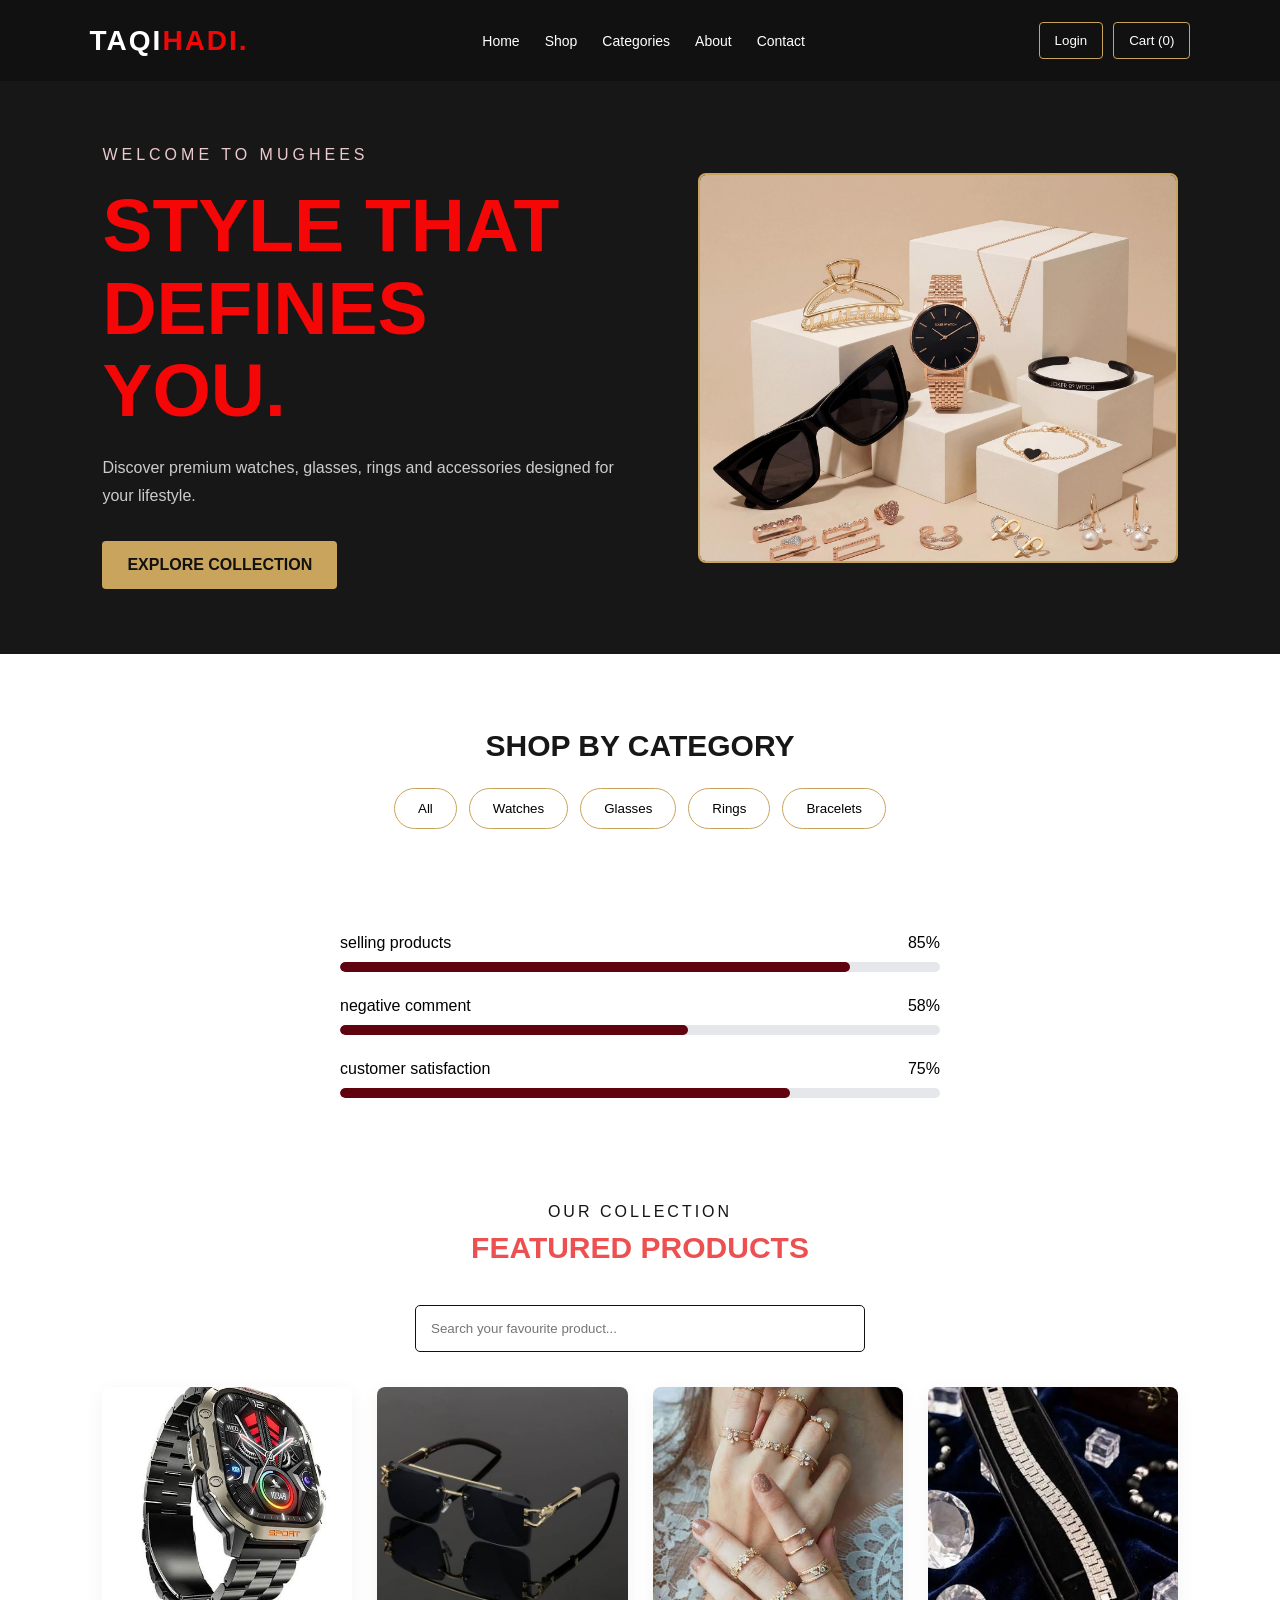
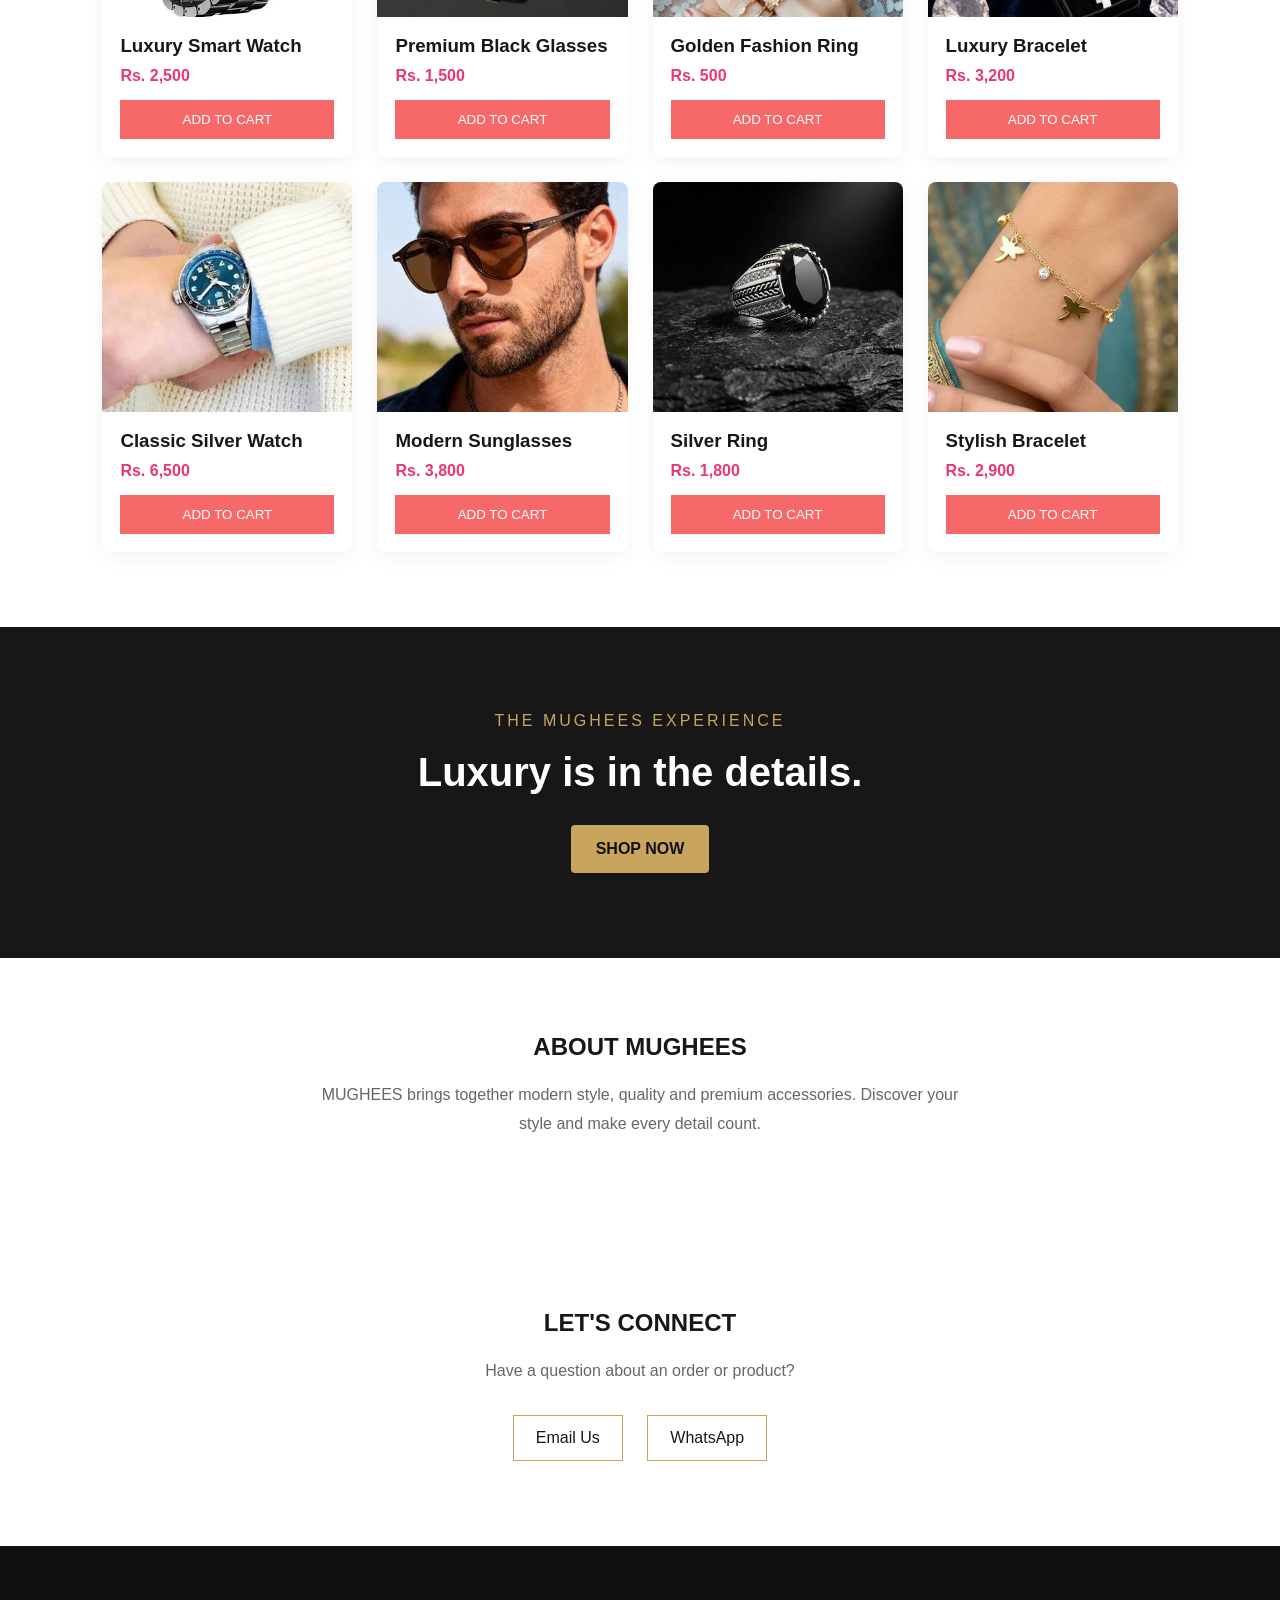
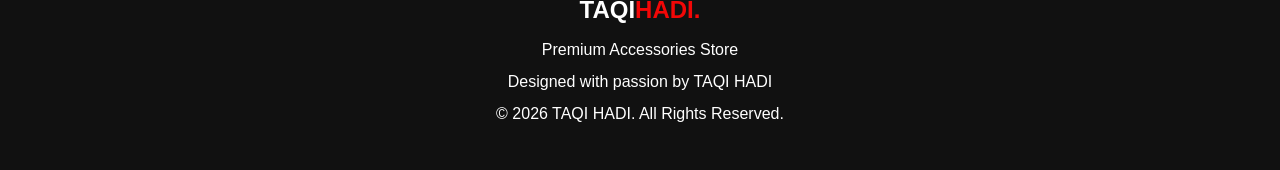
<file: index.html>
<!DOCTYPE html>
<html lang="en">

<head>
    <meta charset="UTF-8">
    <meta name="viewport" content="width=device-width, initial-scale=1.0">
    <title>TAQI | Premium Accessories</title>
    <link rel="stylesheet" href="style.css">
</head>

<body>

    <header class="header">
        <a href="#" class="logo">TAQI<span>HADI.</span></a>

        <nav>
            <a href="#home">Home</a>
            <a href="#products">Shop</a>
            <a href="#categories">Categories</a>
            <a href="#about">About</a>
            <a href="#contact">Contact</a>
        </nav>

        <div class="header-actions">
            <button onclick="showLogin()">Login</button>
            <button class="cart-button" onclick="openCart()">
                Cart (<span id="cart-count">0</span>)
            </button>
        </div>
    </header>

    <section class="hero" id="home">
        <div class="hero-content">
            <p class="small-heading">WELCOME TO MUGHEES</p>
            <h1>STYLE THAT<br>DEFINES YOU.</h1>
            <p>
                Discover premium watches, glasses, rings
                and accessories designed for your lifestyle.
            </p>
            <a href="#products" class="main-button">EXPLORE COLLECTION</a>
        </div>

        <div class="hero-image">
            <img src="./pTB2s8n0PFC4StN01kF7awt-5y3nqHCXtdVx7V0xaRR63aEkDdTfu_SEaO-NNpFxCXSfWsK5spO5fn7YqlWtUAj9L7xAE9rYpxBpYoVnKQKNBNhMrQz7DFIRTfZzgfDCX4u3CgyrXdnsfEALOe4SA9qyRYaSHPWgo2DB1NmiUWOToqHwAsJ6ydzaDVBoJIk4.jpg"
                alt="MUGHEES Accessories">
        </div>
    </section>

    <section class="categories" id="categories">
        <h2>SHOP BY CATEGORY</h2>

        <div class="category-list">
            <button onclick="filterProducts('All')">All</button>
            <button onclick="filterProducts('Watches')">Watches</button>
            <button onclick="filterProducts('Glasses')">Glasses</button>
            <button onclick="filterProducts('Rings')">Rings</button>
            <button onclick="filterProducts('Bracelets')">Bracelets</button>
        </div>
    </section>

    <section class="about-section">
        <div class="skill">
            <div class="skill-info">
                <span>selling products</span>
                <span>85%</span>
            </div>
            <div class="progress-bar">
                <div class="progress-fill" style="width: 85%;"></div>
            </div>
        </div>

        <div class="skill">
            <div class="skill-info">
                <span>negative comment</span>
                <span>58%</span>
            </div>
            <div class="progress-bar">
                <div class="progress-fill" style="width: 58%;"></div>
            </div>
        </div>

        <div class="skill">
            <div class="skill-info">
                <span>customer satisfaction</span>
                <span>75%</span>
            </div>
            <div class="progress-bar">
                <div class="progress-fill" style="width: 75%;"></div>
            </div>
        </div>

    </section>
    <section class="products-section" id="products">
        <div class="section-heading">
            <p>OUR COLLECTION</p>
            <h2>FEATURED PRODUCTS</h2>
        </div>

        <input type="search" id="search" placeholder="Search your favourite product...">

        <div class="product-grid" id="product-list"></div>
    </section>

    <section class="offer">
        <p>THE MUGHEES EXPERIENCE</p>
        <h2>Luxury is in the details.</h2>
        <a href="#products" class="main-button">SHOP NOW</a>
    </section>

    <section class="about" id="about">
        <h2>ABOUT MUGHEES</h2>
        <p>
            MUGHEES brings together modern style, quality
            and premium accessories. Discover your style
            and make every detail count.
        </p>
    </section>

    <section class="contact" id="contact">
        <h2>LET'S CONNECT</h2>
        <p>Have a question about an order or product?</p>
        <a href="mailto:tutataqi@gmail.com">Email Us</a>
        <a href="https://wa.me/923181006089" target="_blank">
            WhatsApp
        </a>
    </section>

    <footer>
        <h2>TAQI<span>HADI.</span></h2>
        <p>Premium Accessories Store</p>
        <p>Designed with passion by TAQI HADI</p>
        <p>© 2026 TAQI HADI. All Rights Reserved.</p>
    </footer>

    <!-- CART -->
    <div class="overlay" id="cart-overlay">
        <div class="popup">
            <button class="close" onclick="closeCart()">×</button>
            <h2>Your Shopping Cart</h2>
            <div id="cart-items"></div>
            <h3>Total: Rs. <span id="cart-total">0</span></h3>
            <button class="main-button" onclick="goCheckout()">
                CONTINUE TO CHECKOUT
            </button>
        </div>
    </div>

    <!-- CHECKOUT -->
    <div class="overlay" id="checkout-overlay">
        <div class="popup">
            <button class="close" onclick="closeCheckout()">×</button>
            <h2>Checkout</h2>

            <form id="checkout-form">
                <input name="name" placeholder="Full Name" required>
                <input name="email" type="email" placeholder="Email Address" required>
                <input name="phone" placeholder="Phone Number" required>
                <input name="city" placeholder="City" required>
                <textarea name="address" placeholder="Complete Shipping Address" required></textarea>

                <select name="payment" required>
                    <option value="">Select Payment Method</option>
                    <option>Cash on Delivery</option>
                    <option>JazzCash</option>
                    <option>Easypaisa</option>
                    <option>Bank Transfer</option>
                </select>

                <div id="checkout-summary"></div>
                <button class="main-button" type="submit">
                    PLACE ORDER
                </button>
            </form>
        </div>
    </div>

    <!-- CUSTOMER LOGIN -->
    <div class="overlay" id="login-overlay">
        <div class="popup">
            <button class="close" onclick="closeLogin()">×</button>
            <h2>Customer Login</h2>
            <form id="login-form">
                <input type="email" placeholder="Email Address" required>
                <input type="password" placeholder="Password" required>
                <button class="main-button" type="submit">LOGIN</button>
            </form>
            <p>New Customer? <button onclick="showSignup()">Create Account</button></p>
        </div>
    </div>

    <!-- CUSTOMER SIGNUP -->
    <div class="overlay" id="signup-overlay">
        <div class="popup">
            <button class="close" onclick="closeSignup()">×</button>
            <h2>Create Account</h2>
            <form id="signup-form">
                <input placeholder="Full Name" required>
                <input type="email" placeholder="Email Address" required>
                <input type="password" placeholder="Create Password" required>
                <button class="main-button" type="submit">SIGN UP</button>
            </form>
        </div>
    </div>

    <script src="script.js"></script>
</body>

</html>
</file>
<file: style.css>
* {
    margin: 0;
    padding: 0;
    box-sizing: border-box;
    font-family: Arial, sans-serif;
    scroll-behavior: smooth;
}

body {
    background: #f8f5ef;
    color: #171717;
}

.header {
    width: 100%;
    padding: 22px 7%;
    display: flex;
    align-items: center;
    justify-content: space-between;
    background: #111;
    position: sticky;
    top: 0;
    z-index: 100;
}

.logo {
    color: #fff;
    font-size: 28px;
    font-weight: bold;
    text-decoration: none;
    letter-spacing: 2px;
}

.logo span,
footer span {
    color: #f20707;
}

nav {
    display: flex;
    gap: 25px;
}

nav a {
    color: #fff;
    text-decoration: none;
    font-size: 14px;
    transition: .3s;
}

nav a:hover {
    color: #c9a45c;
}

.header-actions {
    display: flex;
    gap: 10px;
}

.header-actions button {
    background: transparent;
    color: #fff;
    border: 1px solid #c9a45c;
    padding: 10px 15px;
    cursor: pointer;
    border-radius: 4px;
}

.header-actions button:hover {
    background: #c9a45c;
    color: #111;
}

.hero {
    min-height: 570px;
    padding: 65px 8%;
    background: #171717;
    color: rgb(245, 7, 7);
    display: flex;
    align-items: center;
    justify-content: space-between;
    gap: 40px;
}

.hero-content {
    max-width: 520px;
}

.small-heading {
    color: #ecc9ce;
    letter-spacing: 4px;
    margin-bottom: 20px;
}

.hero h1 {
    font-size: clamp(42px, 6vw, 75px);
    line-height: 1.1;
    margin-bottom: 22px;
}

.hero-content>p:not(.small-heading) {
    color: #ccc;
    line-height: 1.8;
    margin-bottom: 30px;
}

.hero-image {
    width: 45%;
    max-width: 480px;
    height: 390px;
    overflow: hidden;
    border-radius: 8px;
    border: 2px solid #c9a45c;
}

.hero-image img {
    width: 100%;
    height: 100%;
    object-fit: cover;
    transition: .5s;
}

.hero-image img:hover {
    transform: scale(1.04);
}

.main-button {
    display: inline-block;
    background: #c9a45c;
    color: #111;
    border: none;
    padding: 15px 25px;
    text-decoration: none;
    font-weight: bold;
    cursor: pointer;
    transition: .3s;
    border-radius: 4px;
}

.main-button:hover {
    background: #fff;
    transform: translateY(-3px);
}

* {
    margin: 0;
    padding: 0;
    box-sizing: border-box;
}

body {
    font-family: Arial, sans-serif;
    background-color: #ffffff;
}

.about-section {
    max-width: 600px;
    width: 90%;
    margin: 30px auto;
}

.skill {
    margin-bottom: 25px;
}

.skill-info {
    display: flex;
    justify-content: space-between;
    align-items: center;
    font-size: 16px;
    color: #000000;
    margin-bottom: 10px;

}

.progress-fill {
    height: 100%;
    background: #5f030f !important;
    border-radius: 20px;
    transition: width 1.2s ease;
}


.skill:hover .progress-fill {
    width: 0% !important;
}

.progress-bar {
    width: 100%;
    height: 10px;
    background-color: #e5e7eb;
    border-radius: 20px;
    overflow: hidden;
}

.progress-fill {
    height: 100%;
    background-color: #2864eb;
    border-radius: 20px;
}

/* Responsive Design */

@media (max-width: 600px) {
    .description {
        font-size: 16px;
        line-height: 25px;
    }

    .skill-info {
        font-size: 14px;
    }
}

.categories,
.products-section,
.about,
.contact {
    padding: 75px 8%;
    text-align: center;
}

.categories h2,
.section-heading h2 {
    font-size: 30px;
    margin-bottom: 25px;
}

.category-list {
    display: flex;
    justify-content: center;
    flex-wrap: wrap;
    gap: 12px;
}

.category-list button {
    border: 1px solid #c9a45c;
    background: transparent;
    padding: 12px 23px;
    cursor: pointer;
    border-radius: 25px;
    transition: .3s;
}

.category-list button:hover {
    background: #171717;
    color: #f66e6e;
}

.section-heading p {
    color: #151514;
    letter-spacing: 3px;
    margin-bottom: 10px;
}

.section-heading h2 {
    color: #ed5050;
    margin-bottom: 30px;
}

#search {
    width: min(100%, 450px);
    padding: 15px;
    border: 1px solid #121111;
    margin: 10px 0 35px;
    border-radius: 5px;
    outline-color: #d40c0c;
    hover: 1px solid #f93b5e;
}

.product-grid {
    display: grid;
    grid-template-columns: repeat(4, 1fr);
    gap: 25px;
}

.product-card {
    background: white;
    text-align: left;
    border-radius: 8px;
    overflow: hidden;
    box-shadow: 0 5px 20px #0000000d;
    transition: .3s;
}

.product-card:hover {
    transform: translateY(-8px);
    box-shadow: 0 12px 25px #d40606;
}

.product-card img {
    width: 100%;
    height: 230px;
    object-fit: cover;
    display: block;
}

.product-info {
    padding: 18px;
}

.product-info h3 {
    margin-bottom: 10px;
}

.product-info p {
    color: #eb3770;
    font-weight: bold;
    margin-bottom: 15px;
}

.product-info button {
    width: 100%;
    background: #f76969;
    color: white;
    border: none;
    padding: 12px;
    cursor: pointer;
    transition: .3s;
}

.product-info button:hover {
    background: #c9a45c;
    color: #111;
}

.offer {
    text-align: center;
    padding: 85px 20px;
    background: #171717;
    color: white;
}

.offer p {
    color: #c9a45c;
    letter-spacing: 3px;
}

.offer h2 {
    font-size: 40px;
    margin: 20px 0 30px;
}

.about p,
.contact p {
    max-width: 650px;
    margin: 20px auto;
    line-height: 1.8;
    color: #666;
}

.contact a {
    display: inline-block;
    margin: 10px;
    color: #171717;
    border: 1px solid #c9a45c;
    padding: 13px 22px;
    text-decoration: none;
}

.contact a:hover {
    background: #c9a45c;
}

footer {
    background: #111;
    color: white;
    text-align: center;
    padding: 40px 15px;
    line-height: 2;
}

/* POPUP WINDOWS */

.overlay {
    display: none;
    position: fixed;
    inset: 0;
    background: #000000b8;
    z-index: 200;
    justify-content: center;
    align-items: center;
    padding: 15px;
}

.popup {
    background: white;
    padding: 30px;
    width: min(100%, 480px);
    max-height: 90vh;
    overflow-y: auto;
    border-radius: 10px;
    position: relative;
}

.popup h2 {
    margin-bottom: 20px;
}

.close {
    position: absolute;
    right: 15px;
    top: 10px;
    background: transparent;
    border: none;
    font-size: 28px;
    cursor: pointer;
}

.popup input,
.popup textarea,
.popup select {
    width: 100%;
    padding: 13px;
    margin: 8px 0;
    border: 1px solid #ddd;
    border-radius: 4px;
}

.popup textarea {
    min-height: 90px;
    resize: vertical;
}

.popup .main-button {
    width: 100%;
    margin-top: 12px;
}

.cart-row {
    display: flex;
    justify-content: space-between;
    align-items: center;
    gap: 10px;
    border-bottom: 1px solid #ddd;
    padding: 12px 0;
}

.cart-row button {
    padding: 5px 10px;
    cursor: pointer;
}

#checkout-summary {
    margin-top: 15px;
    font-weight: bold;
}

/* MOBILE RESPONSIVE */

@media (max-width: 900px) {
    .header {
        flex-wrap: wrap;
        gap: 18px;
    }

    nav {
        order: 3;
        width: 100%;
        justify-content: center;
        flex-wrap: wrap;
    }

    .product-grid {
        grid-template-columns: repeat(2, 1fr);
    }

    .hero {
        padding: 50px 5%;
    }
}

@media (max-width: 600px) {
    .header {
        padding: 18px 5%;
    }

    .logo {
        font-size: 23px;
    }

    nav {
        gap: 14px;
    }

    nav a {
        font-size: 12px;
    }

    .hero {
        flex-direction: column;
        text-align: center;
        padding: 45px 6%;
    }

    .hero-image {
        width: 100%;
        height: 280px;
    }

    .hero h1 {
        font-size: 43px;
    }

    .product-grid {
        grid-template-columns: 1fr;
    }

    .categories,
    .products-section,
    .about,
    .contact {
        padding: 50px 6%;
    }

    .offer h2 {
        font-size: 30px;
    }

    .header-actions button {
        padding: 8px 10px;
    }
}
</file>
